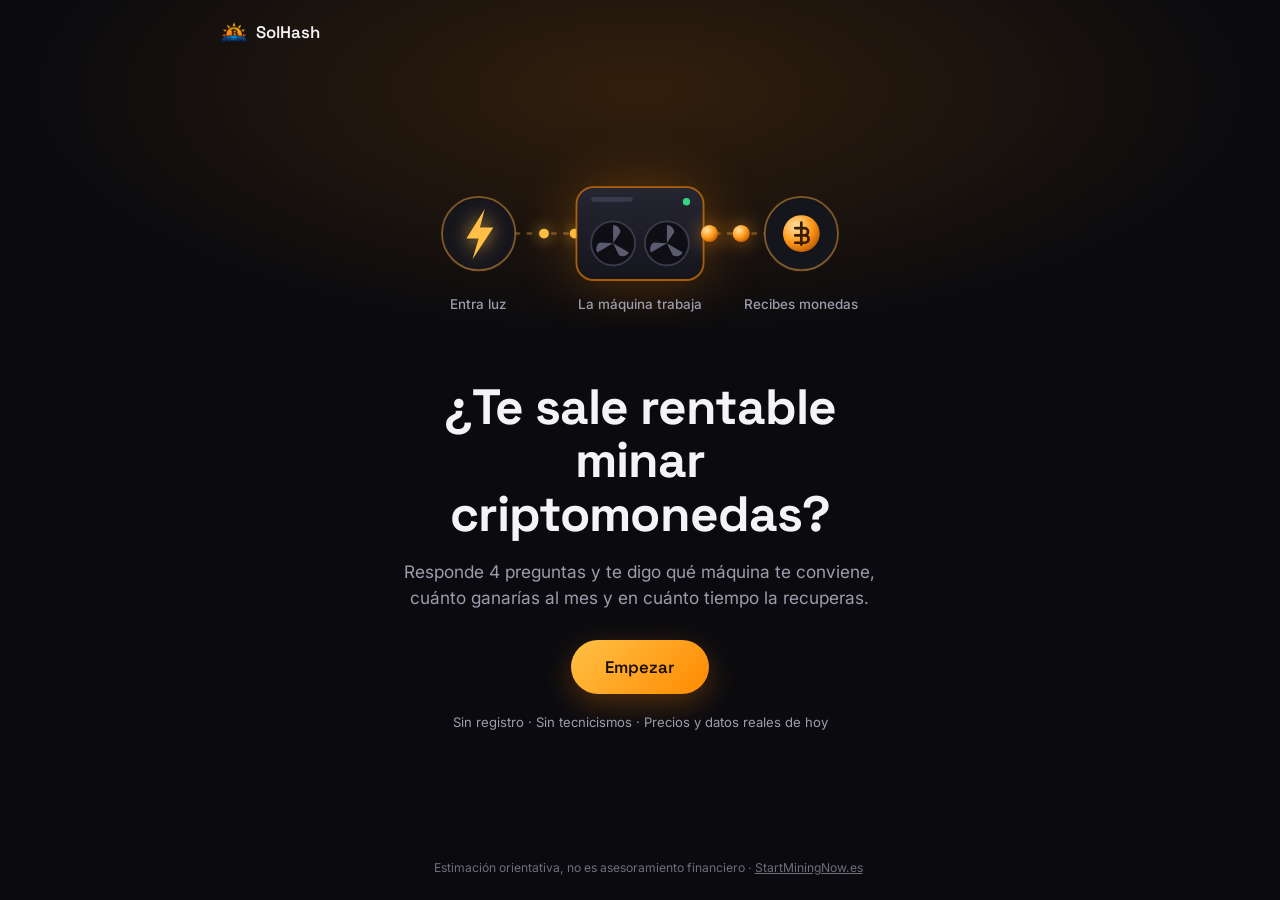
<file: rapida/index.html>
<!doctype html>
<html lang="es">
<head>
    <meta charset="utf-8">
    <meta name="viewport" content="width=device-width, initial-scale=1, viewport-fit=cover">
    <title>SolHash — ¿Te sale rentable minar?</title>
    <meta name="description" content="Responde 4 preguntas y descubre qué máquina de minería te conviene, cuánto ganarías al mes y en cuánto tiempo la recuperas.">
    <meta name="theme-color" content="#0b0b0f">
    <link rel="icon" type="image/png" href="../assets/mark-64.png">
    <link rel="apple-touch-icon" href="../assets/mark-180.png">
    <link rel="preconnect" href="https://fonts.googleapis.com">
    <link rel="preconnect" href="https://fonts.gstatic.com" crossorigin>
    <link href="https://fonts.googleapis.com/css2?family=Inter:wght@400;500;600&family=Space+Grotesk:wght@500;600;700&display=swap" rel="stylesheet">
    <link rel="stylesheet" href="simple.css">
</head>
<body>
    <div class="glow" aria-hidden="true"></div>

    <header class="top">
        <a class="brand" href="./" aria-label="SolHash, inicio">
            <img src="../assets/mark-64.png" alt="" width="28" height="28">
            <span>SolHash</span>
        </a>
        <div class="dots" id="dots" aria-hidden="true"><i></i><i></i><i></i><i></i></div>
        <button type="button" class="back" id="back" hidden>← Atrás</button>
    </header>

    <main id="stage">

        <!-- Inicio -->
        <section class="screen is-active" data-screen="intro">
            <!-- Portada animada: entra luz → la máquina trabaja → recibes monedas -->
            <div class="scene" aria-hidden="true">
                <svg id="scene-svg" viewBox="0 0 360 190">
                    <defs>
                        <radialGradient id="coinG" cx="35%" cy="30%" r="80%">
                            <stop offset="0" stop-color="#ffe2a3"/><stop offset=".55" stop-color="#ff9a1a"/><stop offset="1" stop-color="#b85300"/>
                        </radialGradient>
                        <linearGradient id="minerG" x1="0" y1="0" x2="0" y2="1">
                            <stop offset="0" stop-color="#262633"/><stop offset="1" stop-color="#15151c"/>
                        </linearGradient>
                        <path id="p-in" d="M78 88 H128"/>
                        <path id="p-out" d="M232 88 H284"/>
                    </defs>

                    <!-- cables -->
                    <path class="wire" d="M78 88 H128"/>
                    <path class="wire" d="M232 88 H284"/>

                    <!-- luz -->
                    <g class="node">
                        <circle cx="48" cy="88" r="30"/>
                        <path class="bolt" d="M53 68 38 92h10l-5 17 17-26H49z"/>
                    </g>
                    <circle class="spark" r="4"><animateMotion dur="1.1s" repeatCount="indefinite"><mpath href="#p-in"/></animateMotion></circle>
                    <circle class="spark" r="4"><animateMotion dur="1.1s" begin="0.55s" repeatCount="indefinite"><mpath href="#p-in"/></animateMotion></circle>

                    <!-- máquina -->
                    <g class="miner">
                        <rect x="128" y="50" width="104" height="76" rx="14" fill="url(#minerG)"/>
                        <circle class="led" cx="218" cy="62" r="3"/>
                        <rect x="140" y="58" width="34" height="4" rx="2" fill="#3a3a4c"/>
                        <g class="fan" style="transform-origin:158px 96px"><circle cx="158" cy="96" r="18"/><path d="M158 96v-15a6 6 0 0 1 6 6zM158 96l13 7.5a6 6 0 0 1-8.2 2.2zM158 96l-13 7.5a6 6 0 0 1 2.2-8.2z"/></g>
                        <g class="fan" style="transform-origin:202px 96px"><circle cx="202" cy="96" r="18"/><path d="M202 96v-15a6 6 0 0 1 6 6zM202 96l13 7.5a6 6 0 0 1-8.2 2.2zM202 96l-13 7.5a6 6 0 0 1 2.2-8.2z"/></g>
                    </g>

                    <!-- monedas saliendo -->
                    <circle class="coin" r="7" fill="url(#coinG)"><animateMotion dur="1.8s" repeatCount="indefinite"><mpath href="#p-out"/></animateMotion></circle>
                    <circle class="coin" r="7" fill="url(#coinG)"><animateMotion dur="1.8s" begin="0.9s" repeatCount="indefinite"><mpath href="#p-out"/></animateMotion></circle>

                    <!-- tus monedas -->
                    <g class="node wallet" id="scene-wallet" style="transform-origin:312px 88px">
                        <circle cx="312" cy="88" r="30"/>
                        <circle cx="312" cy="88" r="15" fill="url(#coinG)"/>
                        <path d="M312 79v18M307 83.5h7.5a3 3 0 0 1 0 6H307h8a3 3 0 0 1 0 6h-8" fill="none" stroke="#3a1c00" stroke-width="2.2" stroke-linecap="round" stroke-linejoin="round"/>
                    </g>

                    <text x="48" y="150">Entra luz</text>
                    <text x="180" y="150">La máquina trabaja</text>
                    <text x="312" y="150">Recibes monedas</text>
                    <text class="plus" id="scene-plus" x="312" y="44">+1</text>
                </svg>
            </div>
            <h1>¿Te sale rentable<br>minar criptomonedas?</h1>
            <p class="lead">Responde 4 preguntas y te digo qué máquina te conviene, cuánto ganarías al mes y en cuánto tiempo la recuperas.</p>
            <button type="button" class="btn-main" data-next>Empezar</button>
            <p class="fine">Sin registro · Sin tecnicismos · Precios y datos reales de hoy</p>
        </section>

        <!-- 1. Zona -->
        <section class="screen" data-screen="zona" data-step="1">
            <p class="kicker">Pregunta 1 de 4</p>
            <h2>¿Desde dónde vas a minar?</h2>
            <p class="hint">Así te enseño los números en tu moneda.</p>
            <div class="choices">
                <button type="button" class="choice" data-set="zona" data-val="eu">
                    <span class="ico">🇪🇸</span><span><b>España o Europa</b><small>Te lo calculo en euros (€)</small></span>
                </button>
                <button type="button" class="choice" data-set="zona" data-val="latam">
                    <span class="ico">🌎</span><span><b>Latinoamérica u otro país</b><small>Te lo calculo en dólares ($)</small></span>
                </button>
            </div>
        </section>

        <!-- 2. Luz -->
        <section class="screen" data-screen="luz" data-step="2">
            <p class="kicker">Pregunta 2 de 4</p>
            <h2>¿Pagas la luz?</h2>
            <p class="hint">Es lo que más influye: una máquina de minar gasta electricidad las 24 horas.</p>
            <div class="choices">
                <button type="button" class="choice" data-set="luz" data-val="gratis">
                    <span class="ico">🎁</span><span><b>No, me sale gratis</b><small>No pago la electricidad que gastaría</small></span>
                </button>
                <button type="button" class="choice" data-set="luz" data-val="se" data-stay>
                    <span class="ico">🧾</span><span><b>Sí, y sé lo que pago</b><small>Conozco mi precio por kWh</small></span>
                </button>
                <button type="button" class="choice" data-set="luz" data-val="nose">
                    <span class="ico">🤷</span><span><b>Sí, pero no sé cuánto</b><small>Uso un precio típico y luego lo afinamos</small></span>
                </button>
            </div>
            <div class="reveal" id="precio-box" hidden>
                <label for="precio-kwh">Tu precio por kWh <small>(viene en la factura de la luz)</small></label>
                <div class="field">
                    <input type="number" id="precio-kwh" inputmode="decimal" min="0" max="2" step="0.01" placeholder="0,15">
                    <span class="unit"><span class="cur">€</span>/kWh</span>
                </div>
                <button type="button" class="btn-main" id="precio-ok">Continuar</button>
            </div>
            <label class="check"><input type="checkbox" id="solar"><span>Tengo placas solares</span></label>
        </section>

        <!-- 3. Presupuesto -->
        <section class="screen" data-screen="dinero" data-step="3">
            <p class="kicker">Pregunta 3 de 4</p>
            <h2>¿Cuánto te gustaría invertir?</h2>
            <p class="hint">Es lo que cuesta la máquina. Se paga una sola vez.</p>
            <div class="chips" id="chips"></div>
            <div class="reveal">
                <label for="otro">O escribe otra cantidad</label>
                <div class="field">
                    <input type="number" id="otro" inputmode="numeric" min="100" step="100" placeholder="3000">
                    <span class="unit cur">€</span>
                </div>
                <button type="button" class="btn-main" id="otro-ok">Continuar</button>
            </div>
        </section>

        <!-- 4. Lugar -->
        <section class="screen" data-screen="lugar" data-step="4">
            <p class="kicker">Pregunta 4 de 4</p>
            <h2>¿Dónde la pondrías?</h2>
            <p class="hint">Las máquinas grandes hacen ruido y dan calor. Según el sitio te recomiendo unas u otras.</p>
            <div class="choices">
                <button type="button" class="choice" data-set="lugar" data-val="casa">
                    <span class="ico">🏠</span><span><b>En casa</b><small>Solo máquinas silenciosas, de enchufe normal</small></span>
                </button>
                <button type="button" class="choice" data-set="lugar" data-val="garaje">
                    <span class="ico">🚪</span><span><b>Garaje, trastero o local</b><small>Un sitio donde el ruido y el calor no molesten</small></span>
                </button>
                <button type="button" class="choice" data-set="lugar" data-val="nave">
                    <span class="ico">🏭</span><span><b>Nave o instalación propia</b><small>Espacio y potencia eléctrica para varias máquinas</small></span>
                </button>
            </div>
        </section>

        <!-- Resultado -->
        <section class="screen screen-wide" data-screen="resultado">
            <div id="resultado"></div>
        </section>
    </main>

    <footer class="foot">
        <span id="net-info"></span>
        <span>Estimación orientativa, no es asesoramiento financiero · <a href="https://www.startminingnow.es" target="_blank" rel="noopener">StartMiningNow.es</a></span>
    </footer>

    <script src="../js/machines-data.js"></script>
    <script src="../js/machine-mode.js"></script>
    <script src="simple.js"></script>
</body>
</html>
</file>
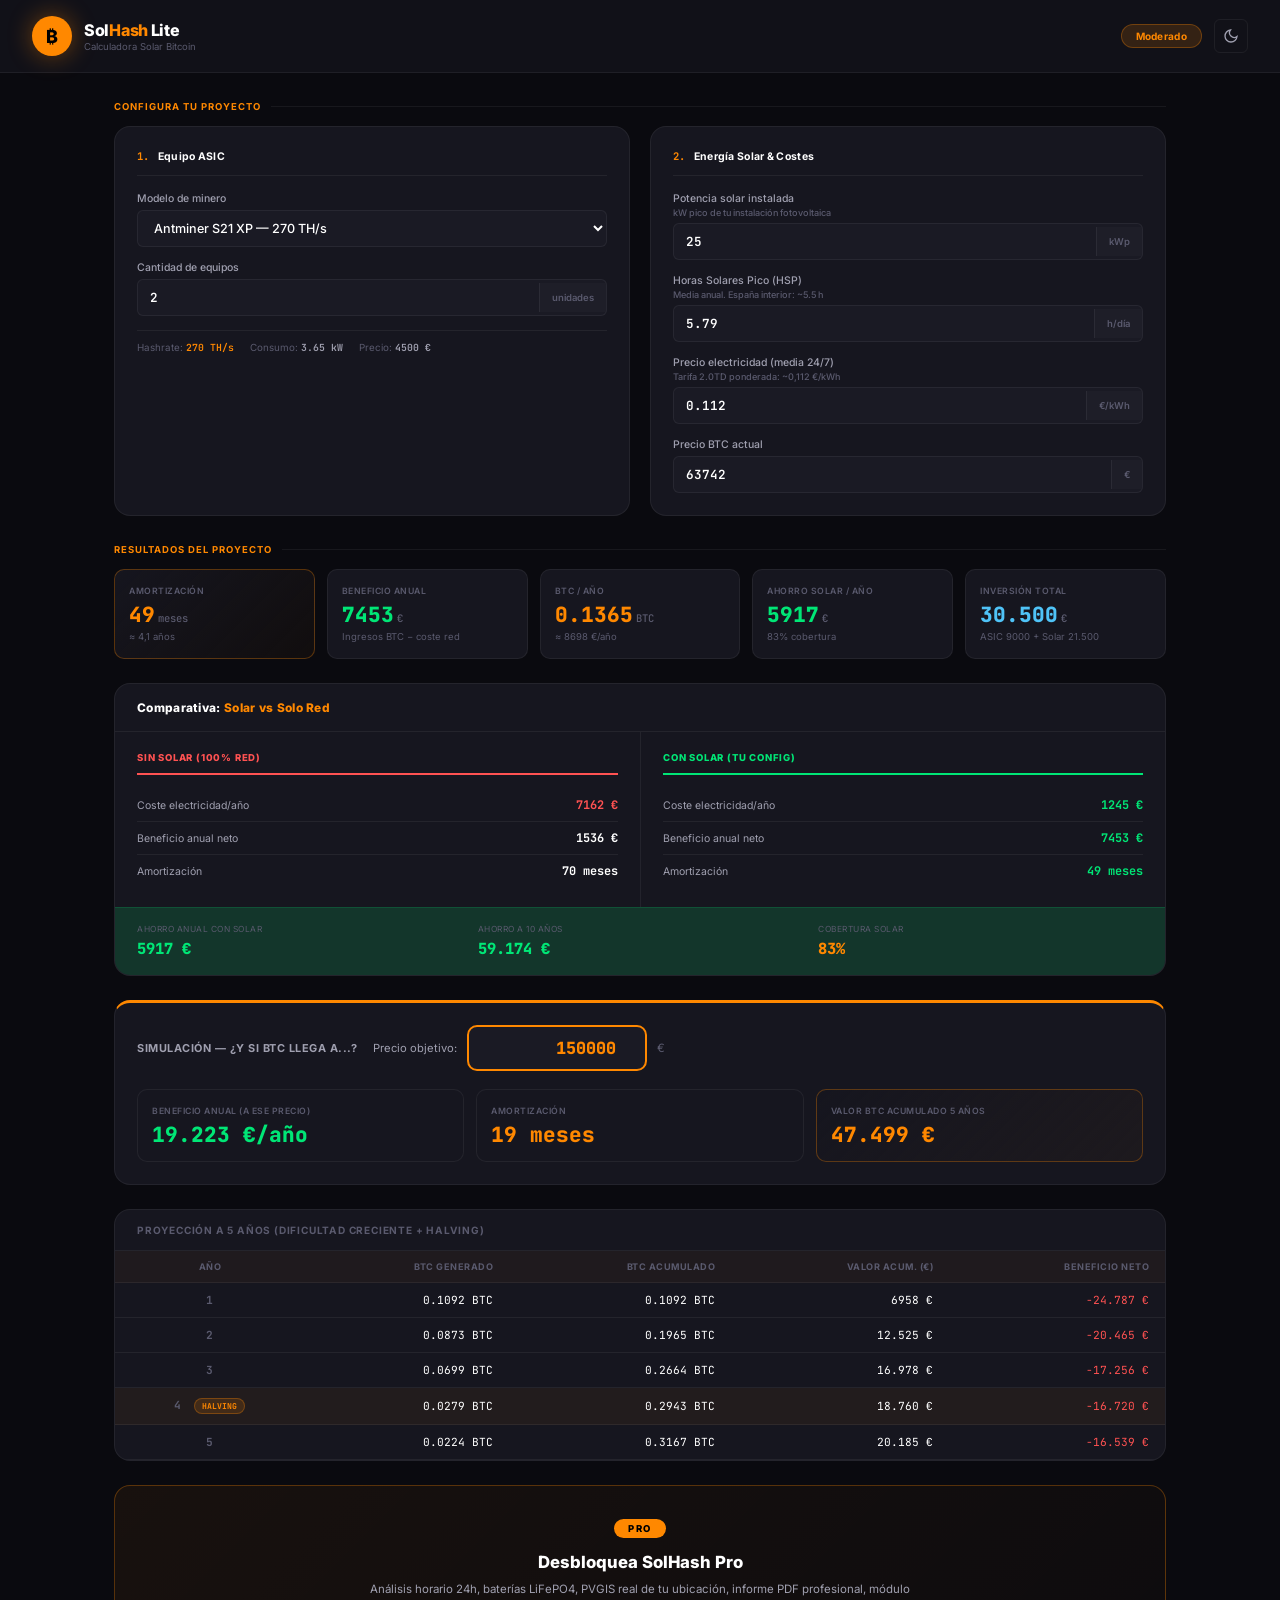
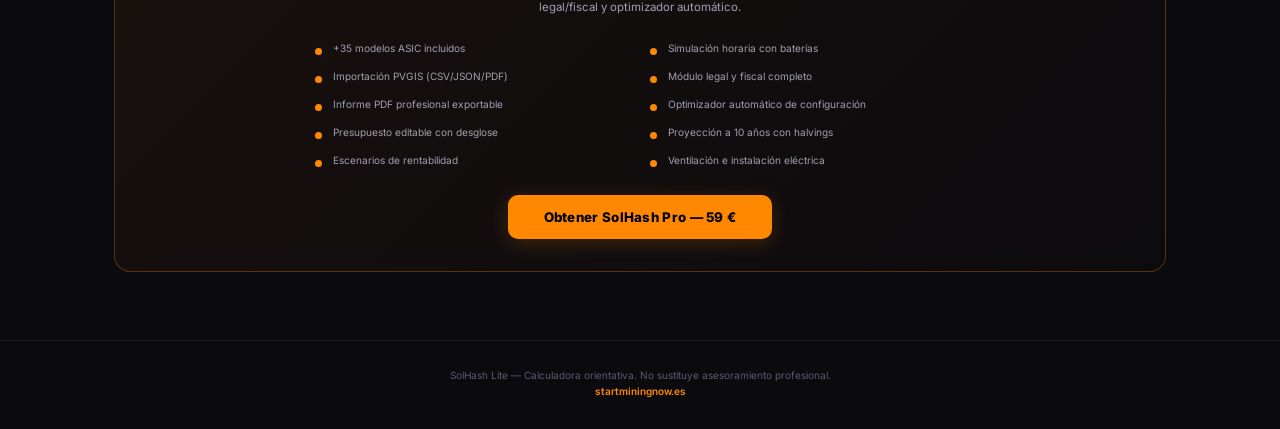
<file: clasica.html>
<!DOCTYPE html>
<html lang="es" data-theme="dark">
<head>
  <meta charset="UTF-8">
  <meta name="viewport" content="width=device-width, initial-scale=1.0">
  <title>SolHash Lite — Calculadora Solar Minería Bitcoin</title>
  <link rel="preconnect" href="https://fonts.googleapis.com">
  <link rel="preconnect" href="https://fonts.gstatic.com" crossorigin>
  <link href="https://fonts.googleapis.com/css2?family=Inter:wght@300;400;500;600;700;800;900&family=JetBrains+Mono:wght@400;500;600;700&display=swap" rel="stylesheet">
  <style>
    :root {
      --bg-primary: #0a0a0f;
      --bg-secondary: #111118;
      --bg-card: #16161f;
      --bg-card-hover: #1c1c28;
      --bg-input: #1a1a24;
      --border: rgba(255, 255, 255, 0.06);
      --border-hover: rgba(255, 255, 255, 0.12);
      --border-orange: rgba(255, 136, 0, 0.3);
      --text-primary: #ffffff;
      --text-secondary: #a0a0b0;
      --text-muted: #5a5a6e;
      --orange: #ff8800;
      --orange-bright: #ffaa00;
      --orange-glow: rgba(255, 136, 0, 0.15);
      --orange-glow-strong: rgba(255, 136, 0, 0.35);
      --green: #00e676;
      --green-dim: #00c853;
      --green-glow: rgba(0, 230, 118, 0.15);
      --blue: #4fc3f7;
      --blue-glow: rgba(79, 195, 247, 0.15);
      --red: #ff5252;
      --red-glow: rgba(255, 82, 82, 0.15);
      --glass: rgba(22, 22, 31, 0.7);
      --glass-border: rgba(255, 255, 255, 0.08);
      --shadow-sm: 0 2px 8px rgba(0, 0, 0, 0.3);
      --shadow-md: 0 4px 16px rgba(0, 0, 0, 0.4);
      --shadow-orange: 0 4px 20px rgba(255, 136, 0, 0.2);
      --radius-sm: 6px;
      --radius-md: 10px;
      --radius-lg: 16px;
      --font-main: 'Inter', -apple-system, BlinkMacSystemFont, sans-serif;
      --font-mono: 'JetBrains Mono', monospace;
    }

    [data-theme="light"] {
      --bg-primary: #f5f5f8;
      --bg-secondary: #ffffff;
      --bg-card: #ffffff;
      --bg-card-hover: #f9f9fc;
      --bg-input: #f0f0f5;
      --border: rgba(0, 0, 0, 0.08);
      --border-hover: rgba(0, 0, 0, 0.15);
      --text-primary: #1a1a2e;
      --text-secondary: #555566;
      --text-muted: #999aaa;
      --glass: rgba(255, 255, 255, 0.8);
      --glass-border: rgba(0, 0, 0, 0.06);
      --shadow-sm: 0 2px 8px rgba(0, 0, 0, 0.06);
      --shadow-md: 0 4px 16px rgba(0, 0, 0, 0.08);
      --shadow-orange: 0 4px 20px rgba(255, 136, 0, 0.12);
    }

    *, *::before, *::after { box-sizing: border-box; margin: 0; padding: 0; }
    html { font-size: 14px; scroll-behavior: smooth; }
    body {
      font-family: var(--font-main);
      background: var(--bg-primary);
      color: var(--text-primary);
      -webkit-font-smoothing: antialiased;
      min-height: 100vh;
    }
    ::selection { background: var(--orange); color: #000; }
    ::-webkit-scrollbar { width: 6px; }
    ::-webkit-scrollbar-track { background: transparent; }
    ::-webkit-scrollbar-thumb { background: rgba(255,255,255,0.1); border-radius: 3px; }

    /* HEADER */
    header {
      background: var(--bg-secondary);
      border-bottom: 1px solid var(--border);
      padding: 16px 32px;
      display: flex; align-items: center; gap: 16px;
      position: sticky; top: 0; z-index: 100;
      backdrop-filter: blur(20px);
    }
    .logo-wrap { display: flex; align-items: center; gap: 12px; }
    .logo-icon {
      width: 40px; height: 40px; background: var(--orange);
      border-radius: 50%; display: flex; align-items: center; justify-content: center;
      font-size: 18px; font-weight: 800; color: #000;
      box-shadow: 0 0 24px rgba(255,136,0,0.4);
    }
    .logo-text { font-size: 1.15rem; font-weight: 800; letter-spacing: -0.3px; }
    .logo-text span { color: var(--orange); }
    .logo-sub { font-size: 0.68rem; color: var(--text-muted); margin-top: 1px; }
    .header-right { margin-left: auto; display: flex; align-items: center; gap: 12px; }
    .badge-status {
      padding: 5px 14px; border-radius: 20px;
      font-size: 0.72rem; font-weight: 700; letter-spacing: 0.3px;
      border: 1px solid;
    }
    .badge-status.rentable { background: var(--green-glow); color: var(--green); border-color: rgba(0,230,118,0.3); }
    .badge-status.moderado { background: var(--orange-glow); color: var(--orange); border-color: rgba(255,136,0,0.3); }
    .badge-status.no-rentable { background: var(--red-glow); color: var(--red); border-color: rgba(255,82,82,0.3); }
    .btn-theme {
      width: 34px; height: 34px; border-radius: var(--radius-sm);
      border: 1px solid var(--border); background: transparent;
      color: var(--text-secondary); cursor: pointer;
      display: flex; align-items: center; justify-content: center;
      font-size: 1rem; transition: all 0.15s;
    }
    .btn-theme:hover { border-color: var(--orange); color: var(--orange); }

    /* MAIN */
    main { max-width: 1100px; margin: 0 auto; padding: 28px 24px; }

    .section-label {
      font-size: 0.68rem; font-weight: 700; letter-spacing: 1px;
      text-transform: uppercase; color: var(--orange);
      margin-bottom: 14px; display: flex; align-items: center; gap: 10px;
    }
    .section-label::after { content:''; flex:1; height:1px; background: var(--border); }

    /* INPUTS GRID */
    .inputs-grid {
      display: grid; grid-template-columns: 1fr 1fr;
      gap: 20px; margin-bottom: 28px;
    }
    @media (max-width: 768px) { .inputs-grid { grid-template-columns: 1fr; } }

    .input-card {
      background: var(--bg-card); border: 1px solid var(--border);
      border-radius: var(--radius-lg); padding: 22px;
      transition: border-color 0.2s;
    }
    .input-card:hover { border-color: var(--border-hover); }
    .input-card h3 {
      font-size: 0.75rem; font-weight: 700; letter-spacing: 0.3px;
      color: var(--text-primary); margin-bottom: 16px; padding-bottom: 12px;
      border-bottom: 1px solid var(--border);
      display: flex; align-items: center; gap: 8px;
    }
    .input-card h3 .num { color: var(--orange); font-family: var(--font-mono); }

    .field { margin-bottom: 14px; }
    .field:last-child { margin-bottom: 0; }
    .field label { display: block; font-size: 0.75rem; color: var(--text-secondary); margin-bottom: 5px; font-weight: 500; }
    .field .hint { font-size: 0.65rem; color: var(--text-muted); display: block; margin-top: 2px; }

    .input-wrap {
      display: flex; align-items: center;
      background: var(--bg-input); border: 1px solid var(--border);
      border-radius: var(--radius-sm); overflow: hidden; transition: all 0.15s;
    }
    .input-wrap:focus-within { border-color: var(--orange); box-shadow: 0 0 0 2px rgba(255,136,0,0.12); }
    .input-wrap input, .input-wrap select {
      background: transparent; border: none; color: var(--text-primary);
      font-size: 0.9rem; font-weight: 600; font-family: var(--font-mono);
      padding: 9px 12px; flex: 1; min-width: 0; outline: none;
    }
    .input-wrap select { font-family: var(--font-main); font-weight: 500; cursor: pointer; }
    .input-wrap .unit {
      padding: 9px 12px; font-size: 0.68rem; color: var(--text-muted);
      background: rgba(255,255,255,0.02); border-left: 1px solid var(--border);
      font-weight: 600; white-space: nowrap;
    }

    .specs-row {
      display: flex; gap: 16px; margin-top: 10px; padding-top: 10px;
      border-top: 1px solid var(--border); flex-wrap: wrap;
    }
    .specs-row span { font-size: 0.7rem; color: var(--text-muted); }
    .specs-row strong { color: var(--text-secondary); font-family: var(--font-mono); font-weight: 600; }
    .specs-row strong.orange { color: var(--orange); }

    /* RESULTS GRID */
    .results-grid {
      display: grid; grid-template-columns: repeat(5, 1fr);
      gap: 12px; margin-bottom: 24px;
    }
    @media (max-width: 900px) { .results-grid { grid-template-columns: repeat(3, 1fr); } }
    @media (max-width: 600px) { .results-grid { grid-template-columns: repeat(2, 1fr); } }

    .kpi-card {
      background: var(--bg-card); border: 1px solid var(--border);
      border-radius: var(--radius-md); padding: 16px 14px;
      transition: border-color 0.15s;
    }
    .kpi-card:hover { border-color: var(--border-hover); }
    .kpi-card.highlight { border-color: var(--border-orange); background: linear-gradient(135deg, var(--bg-card), rgba(255,136,0,0.03)); }
    .kpi-label {
      font-size: 0.62rem; color: var(--text-muted); text-transform: uppercase;
      letter-spacing: 0.5px; margin-bottom: 8px; font-weight: 600;
    }
    .kpi-value { font-family: var(--font-mono); font-size: 1.5rem; font-weight: 800; line-height: 1; }
    .kpi-unit { font-size: 0.75rem; color: var(--text-muted); margin-left: 3px; font-weight: 500; }
    .kpi-sub { font-size: 0.68rem; color: var(--text-muted); margin-top: 6px; }

    /* COMPARE SECTION */
    .compare-section {
      background: var(--bg-card); border: 1px solid var(--border);
      border-radius: var(--radius-lg); overflow: hidden; margin-bottom: 24px;
    }
    .compare-header {
      padding: 16px 22px; border-bottom: 1px solid var(--border);
      display: flex; align-items: center; justify-content: space-between;
    }
    .compare-header h2 { font-size: 0.85rem; font-weight: 800; letter-spacing: 0.3px; }
    .compare-header h2 span { color: var(--orange); }
    .compare-cols { display: grid; grid-template-columns: 1fr 1fr; }
    @media (max-width: 640px) { .compare-cols { grid-template-columns: 1fr; } }
    .compare-col { padding: 20px 22px; }
    .compare-col + .compare-col { border-left: 1px solid var(--border); }
    @media (max-width: 640px) { .compare-col + .compare-col { border-left: none; border-top: 1px solid var(--border); } }
    .col-title {
      font-size: 0.68rem; font-weight: 800; text-transform: uppercase;
      letter-spacing: 0.8px; margin-bottom: 14px; padding-bottom: 10px;
      border-bottom: 2px solid;
    }
    .col-title.t-red { color: var(--red); border-color: var(--red); }
    .col-title.t-green { color: var(--green); border-color: var(--green); }
    .cmp-row {
      display: flex; justify-content: space-between; align-items: baseline;
      padding: 8px 0; border-bottom: 1px solid var(--border);
    }
    .cmp-row:last-child { border-bottom: none; }
    .cmp-label { font-size: 0.75rem; color: var(--text-secondary); }
    .cmp-val { font-family: var(--font-mono); font-size: 0.85rem; font-weight: 700; }
    .cmp-val.green { color: var(--green); }
    .cmp-val.red { color: var(--red); }
    .cmp-val.orange { color: var(--orange); }

    .compare-footer {
      background: var(--green-glow); border-top: 1px solid rgba(0,230,118,0.15);
      padding: 16px 22px;
      display: grid; grid-template-columns: repeat(3, 1fr); gap: 16px;
    }
    @media (max-width: 600px) { .compare-footer { grid-template-columns: 1fr; } }
    .save-item .save-label { font-size: 0.6rem; color: var(--text-muted); text-transform: uppercase; letter-spacing: 0.5px; margin-bottom: 4px; }
    .save-item .save-val { font-family: var(--font-mono); font-size: 1.1rem; font-weight: 800; }
    .save-item .save-val.green { color: var(--green); }
    .save-item .save-val.orange { color: var(--orange); }

    /* SIMULATION */
    .sim-section {
      background: var(--bg-card); border: 1px solid var(--border);
      border-top: 3px solid var(--orange);
      border-radius: var(--radius-lg); padding: 22px; margin-bottom: 24px;
    }
    .sim-header {
      display: flex; align-items: center; gap: 16px; margin-bottom: 18px; flex-wrap: wrap;
    }
    .sim-header h3 { font-size: 0.78rem; font-weight: 700; text-transform: uppercase; letter-spacing: 0.5px; color: var(--text-secondary); }
    .sim-input-wrap { display: flex; align-items: center; gap: 10px; }
    .sim-input-wrap label { font-size: 0.8rem; color: var(--text-secondary); }
    .sim-big-input {
      background: var(--bg-input); border: 2px solid var(--orange);
      border-radius: var(--radius-md); color: var(--orange);
      font-family: var(--font-mono); font-size: 1.2rem; font-weight: 800;
      padding: 10px 14px; width: 180px; outline: none; text-align: right;
    }
    .sim-big-input:focus { box-shadow: 0 0 0 3px rgba(255,136,0,0.2); }
    .sim-results {
      display: grid; grid-template-columns: repeat(3, 1fr); gap: 12px;
    }
    @media (max-width: 640px) { .sim-results { grid-template-columns: 1fr; } }

    /* TABLE */
    .table-section {
      background: var(--bg-card); border: 1px solid var(--border);
      border-radius: var(--radius-lg); overflow: hidden; margin-bottom: 24px;
    }
    .table-header {
      padding: 14px 22px; border-bottom: 1px solid var(--border);
      font-size: 0.72rem; font-weight: 700; text-transform: uppercase;
      letter-spacing: 0.8px; color: var(--text-muted);
    }
    .table-scroll { overflow-x: auto; }
    table { width: 100%; border-collapse: collapse; }
    thead tr { background: rgba(255,136,0,0.04); }
    thead th {
      padding: 10px 16px; text-align: right; font-weight: 700;
      font-size: 0.65rem; text-transform: uppercase; letter-spacing: 0.5px;
      color: var(--text-muted); border-bottom: 1px solid var(--border);
    }
    thead th:first-child { text-align: center; }
    tbody tr { border-bottom: 1px solid var(--border); transition: background 0.1s; }
    tbody tr:hover { background: var(--bg-card-hover); }
    tbody tr.halving-row { background: rgba(255,136,0,0.05) !important; }
    tbody td {
      padding: 10px 16px; text-align: right;
      font-family: var(--font-mono); font-size: 0.8rem;
    }
    tbody td:first-child { text-align: center; color: var(--text-muted); font-weight: 700; }
    .pos { color: var(--green); font-weight: 700; }
    .neg { color: var(--red); }
    .halving-badge {
      display: inline-block; background: var(--orange-glow); color: var(--orange);
      border: 1px solid rgba(255,136,0,0.3); border-radius: 10px;
      font-size: 0.58rem; font-weight: 700; padding: 2px 7px; margin-left: 6px;
    }

    /* PRO UPSELL */
    .pro-section {
      background: linear-gradient(135deg, rgba(255,136,0,0.06) 0%, rgba(255,136,0,0.01) 100%);
      border: 1px solid var(--border-orange);
      border-radius: var(--radius-lg); padding: 32px; margin-bottom: 24px;
      text-align: center;
    }
    .pro-badge {
      display: inline-block; background: var(--orange); color: #000;
      font-size: 0.68rem; font-weight: 800; padding: 4px 14px;
      border-radius: 20px; margin-bottom: 14px; letter-spacing: 1.5px;
    }
    .pro-section h3 { font-size: 1.2rem; font-weight: 800; margin-bottom: 8px; }
    .pro-section > p { font-size: 0.82rem; color: var(--text-secondary); max-width: 550px; margin: 0 auto 20px; line-height: 1.6; }
    .pro-features {
      list-style: none; display: grid;
      grid-template-columns: repeat(auto-fill, minmax(220px, 1fr));
      gap: 6px 20px; text-align: left; margin: 0 auto 24px;
      max-width: 650px;
    }
    .pro-features li {
      font-size: 0.72rem; color: var(--text-secondary); padding: 5px 0 5px 18px;
      position: relative;
    }
    .pro-features li::before {
      content: ''; position: absolute; left: 0; top: 11px;
      width: 7px; height: 7px; border-radius: 50%; background: var(--orange);
    }
    .btn-pro {
      display: inline-block; background: var(--orange); color: #000;
      font-weight: 800; font-size: 0.95rem; padding: 14px 36px;
      border-radius: var(--radius-md); border: none; cursor: pointer;
      text-decoration: none; transition: all 0.15s;
      box-shadow: var(--shadow-orange); letter-spacing: 0.3px;
    }
    .btn-pro:hover { background: var(--orange-bright); transform: translateY(-2px); box-shadow: 0 8px 30px rgba(255,136,0,0.3); }

    /* FOOTER */
    footer {
      text-align: center; padding: 28px; color: var(--text-muted);
      border-top: 1px solid var(--border); margin-top: 16px;
    }
    footer p { font-size: 0.72rem; margin-bottom: 4px; }
    footer a { color: var(--orange); text-decoration: none; font-weight: 600; }
    footer a:hover { text-decoration: underline; }

    @media (max-width: 600px) {
      header { padding: 12px 16px; }
      main { padding: 20px 14px; }
      .results-grid { grid-template-columns: 1fr 1fr; }
      .sim-results { grid-template-columns: 1fr; }
      .compare-footer { grid-template-columns: 1fr; }
    }
  </style>
</head>
<body>

<header>
  <div class="logo-wrap">
    <div class="logo-icon">&#8383;</div>
    <div>
      <div class="logo-text">Sol<span>Hash</span> Lite</div>
      <div class="logo-sub">Calculadora Solar Bitcoin</div>
    </div>
  </div>
  <div class="header-right">
    <span class="badge-status rentable" id="statusBadge">Rentable</span>
    <button class="btn-theme" id="themeBtn" onclick="toggleTheme()" title="Cambiar tema">
      <svg width="16" height="16" viewBox="0 0 24 24" fill="none" stroke="currentColor" stroke-width="2"><path d="M21 12.79A9 9 0 1 1 11.21 3 7 7 0 0 0 21 12.79z"/></svg>
    </button>
  </div>
</header>

<main>

  <p class="section-label">Configura tu proyecto</p>
  <div class="inputs-grid">

    <div class="input-card">
      <h3><span class="num">1.</span> Equipo ASIC</h3>
      <div class="field">
        <label>Modelo de minero</label>
        <div class="input-wrap">
          <select id="minerSelect">
            <optgroup label="Alta gama (2025-2026)">
              <option value="s21xp" selected>Antminer S21 XP — 270 TH/s</option>
              <option value="m66s">Whatsminer M66S — 298 TH/s</option>
              <option value="s21pro">Antminer S21 Pro — 234 TH/s</option>
              <option value="s21">Antminer S21 — 200 TH/s</option>
              <option value="t21">Antminer T21 — 190 TH/s</option>
            </optgroup>
            <optgroup label="Gama media">
              <option value="m60s">Whatsminer M60S — 186 TH/s</option>
              <option value="a1566">Avalon A1566 — 185 TH/s</option>
              <option value="a1466">Avalon A1466 — 150 TH/s</option>
              <option value="s19xp">Antminer S19 XP — 140 TH/s</option>
              <option value="m50splus">Whatsminer M50S+ — 126 TH/s</option>
              <option value="s19kpro">Antminer S19k Pro — 120 TH/s</option>
            </optgroup>
            <optgroup label="Gama econ&oacute;mica">
              <option value="m30spp">Whatsminer M30S++ — 112 TH/s</option>
              <option value="s19pro">Antminer S19 Pro — 110 TH/s</option>
              <option value="s19">Antminer S19 — 95 TH/s</option>
              <option value="t19">Antminer T19 — 84 TH/s</option>
            </optgroup>
          </select>
        </div>
      </div>
      <div class="field">
        <label>Cantidad de equipos</label>
        <div class="input-wrap">
          <input type="number" id="minerQty" value="2" min="1" max="100" step="1">
          <span class="unit">unidades</span>
        </div>
      </div>
      <div class="specs-row">
        <span>Hashrate: <strong class="orange" id="specHash">270 TH/s</strong></span>
        <span>Consumo: <strong id="specPower">3.65 kW</strong></span>
        <span>Precio: <strong id="specPrice">4.500 &euro;</strong></span>
      </div>
    </div>

    <div class="input-card">
      <h3><span class="num">2.</span> Energ&iacute;a Solar &amp; Costes</h3>
      <div class="field">
        <label>Potencia solar instalada
          <span class="hint">kW pico de tu instalaci&oacute;n fotovoltaica</span>
        </label>
        <div class="input-wrap">
          <input type="number" id="solarKwp" value="25" min="0" max="500" step="1">
          <span class="unit">kWp</span>
        </div>
      </div>
      <div class="field">
        <label>Horas Solares Pico (HSP)
          <span class="hint">Media anual. Espa&ntilde;a interior: ~5.5 h</span>
        </label>
        <div class="input-wrap">
          <input type="number" id="hsp" value="5.79" min="1" max="10" step="0.01">
          <span class="unit">h/d&iacute;a</span>
        </div>
      </div>
      <div class="field">
        <label>Precio electricidad (media 24/7)
          <span class="hint">Tarifa 2.0TD ponderada: ~0,112 &euro;/kWh</span>
        </label>
        <div class="input-wrap">
          <input type="number" id="electricityPrice" value="0.112" min="0" max="1" step="0.001">
          <span class="unit">&euro;/kWh</span>
        </div>
      </div>
      <div class="field">
        <label>Precio BTC actual</label>
        <div class="input-wrap">
          <input type="number" id="btcPrice" value="63742" min="1000" step="100">
          <span class="unit">&euro;</span>
        </div>
      </div>
    </div>

  </div>

  <!-- RESULTS -->
  <p class="section-label">Resultados del proyecto</p>
  <div class="results-grid">
    <div class="kpi-card highlight">
      <div class="kpi-label">Amortizaci&oacute;n</div>
      <div class="kpi-value" style="color:var(--orange)"><span id="r-roi">--</span><span class="kpi-unit">meses</span></div>
      <div class="kpi-sub" id="r-roi-sub"></div>
    </div>
    <div class="kpi-card">
      <div class="kpi-label">Beneficio anual</div>
      <div class="kpi-value" id="r-profit-wrap"><span id="r-profit">--</span><span class="kpi-unit">&euro;</span></div>
      <div class="kpi-sub" id="r-profit-sub"></div>
    </div>
    <div class="kpi-card">
      <div class="kpi-label">BTC / a&ntilde;o</div>
      <div class="kpi-value" style="color:var(--orange)"><span id="r-btc">--</span><span class="kpi-unit">BTC</span></div>
      <div class="kpi-sub" id="r-btc-sub"></div>
    </div>
    <div class="kpi-card">
      <div class="kpi-label">Ahorro solar / a&ntilde;o</div>
      <div class="kpi-value" style="color:var(--green)"><span id="r-savings">--</span><span class="kpi-unit">&euro;</span></div>
      <div class="kpi-sub" id="r-savings-sub"></div>
    </div>
    <div class="kpi-card">
      <div class="kpi-label">Inversi&oacute;n total</div>
      <div class="kpi-value" style="color:var(--blue)"><span id="r-invest">--</span><span class="kpi-unit">&euro;</span></div>
      <div class="kpi-sub" id="r-invest-sub"></div>
    </div>
  </div>

  <!-- COMPARE -->
  <div class="compare-section">
    <div class="compare-header">
      <h2>Comparativa: <span>Solar vs Solo Red</span></h2>
    </div>
    <div class="compare-cols">
      <div class="compare-col">
        <div class="col-title t-red">Sin solar (100% red)</div>
        <div class="cmp-row"><span class="cmp-label">Coste electricidad/a&ntilde;o</span><span class="cmp-val red" id="cmp-grid-cost">--</span></div>
        <div class="cmp-row"><span class="cmp-label">Beneficio anual neto</span><span class="cmp-val" id="cmp-grid-profit">--</span></div>
        <div class="cmp-row"><span class="cmp-label">Amortizaci&oacute;n</span><span class="cmp-val" id="cmp-grid-roi">--</span></div>
      </div>
      <div class="compare-col">
        <div class="col-title t-green">Con solar (tu config)</div>
        <div class="cmp-row"><span class="cmp-label">Coste electricidad/a&ntilde;o</span><span class="cmp-val green" id="cmp-solar-cost">--</span></div>
        <div class="cmp-row"><span class="cmp-label">Beneficio anual neto</span><span class="cmp-val green" id="cmp-solar-profit">--</span></div>
        <div class="cmp-row"><span class="cmp-label">Amortizaci&oacute;n</span><span class="cmp-val green" id="cmp-solar-roi">--</span></div>
      </div>
    </div>
    <div class="compare-footer">
      <div class="save-item"><div class="save-label">Ahorro anual con solar</div><div class="save-val green" id="cmp-save-year">--</div></div>
      <div class="save-item"><div class="save-label">Ahorro a 10 a&ntilde;os</div><div class="save-val green" id="cmp-save-10y">--</div></div>
      <div class="save-item"><div class="save-label">Cobertura solar</div><div class="save-val orange" id="cmp-coverage">--</div></div>
    </div>
  </div>

  <!-- SIMULATION -->
  <div class="sim-section">
    <div class="sim-header">
      <h3>Simulaci&oacute;n &mdash; &iquest;Y si BTC llega a...?</h3>
      <div class="sim-input-wrap">
        <label>Precio objetivo:</label>
        <input type="number" class="sim-big-input" id="simPrice" value="150000" min="10000" step="5000">
        <span style="color:var(--text-muted); font-size:0.82rem;">&euro;</span>
      </div>
    </div>
    <div class="sim-results">
      <div class="kpi-card">
        <div class="kpi-label">Beneficio anual (a ese precio)</div>
        <div class="kpi-value" style="color:var(--green)"><span id="sim-profit">--</span></div>
      </div>
      <div class="kpi-card">
        <div class="kpi-label">Amortizaci&oacute;n</div>
        <div class="kpi-value" style="color:var(--orange)"><span id="sim-roi">--</span></div>
      </div>
      <div class="kpi-card highlight">
        <div class="kpi-label">Valor BTC acumulado 5 a&ntilde;os</div>
        <div class="kpi-value" style="color:var(--orange)"><span id="sim-5y">--</span></div>
      </div>
    </div>
  </div>

  <!-- TABLE -->
  <div class="table-section">
    <div class="table-header">Proyecci&oacute;n a 5 a&ntilde;os (dificultad creciente + halving)</div>
    <div class="table-scroll">
      <table>
        <thead><tr><th>A&ntilde;o</th><th>BTC generado</th><th>BTC acumulado</th><th>Valor acum. (&euro;)</th><th>Beneficio neto</th></tr></thead>
        <tbody id="projTable"></tbody>
      </table>
    </div>
  </div>

  <!-- PRO UPSELL -->
  <div class="pro-section">
    <span class="pro-badge">PRO</span>
    <h3>Desbloquea SolHash Pro</h3>
    <p>An&aacute;lisis horario 24h, bater&iacute;as LiFePO4, PVGIS real de tu ubicaci&oacute;n, informe PDF profesional, m&oacute;dulo legal/fiscal y optimizador autom&aacute;tico.</p>
    <ul class="pro-features">
      <li>+35 modelos ASIC incluidos</li>
      <li>Simulaci&oacute;n horaria con bater&iacute;as</li>
      <li>Importaci&oacute;n PVGIS (CSV/JSON/PDF)</li>
      <li>M&oacute;dulo legal y fiscal completo</li>
      <li>Informe PDF profesional exportable</li>
      <li>Optimizador autom&aacute;tico de configuraci&oacute;n</li>
      <li>Presupuesto editable con desglose</li>
      <li>Proyecci&oacute;n a 10 a&ntilde;os con halvings</li>
      <li>Escenarios de rentabilidad</li>
      <li>Ventilaci&oacute;n e instalaci&oacute;n el&eacute;ctrica</li>
    </ul>
    <a href="https://www.startminingnow.es/solhash" class="btn-pro">Obtener SolHash Pro &mdash; 59 &euro;</a>
  </div>

</main>

<footer>
  <p>SolHash Lite &mdash; Calculadora orientativa. No sustituye asesoramiento profesional.</p>
  <p><a href="https://www.startminingnow.es" target="_blank" rel="noopener">startminingnow.es</a></p>
</footer>

<script>
(function() {
  'use strict';

  var MINERS = {
    s21xp:{name:'Antminer S21 XP',hashrate:270,powerKW:3.65,price:4500},
    m66s:{name:'Whatsminer M66S',hashrate:298,powerKW:3.57,price:5200},
    s21pro:{name:'Antminer S21 Pro',hashrate:234,powerKW:3.53,price:3800},
    s21:{name:'Antminer S21',hashrate:200,powerKW:3.55,price:3200},
    t21:{name:'Antminer T21',hashrate:190,powerKW:3.61,price:2600},
    m60s:{name:'Whatsminer M60S',hashrate:186,powerKW:3.44,price:2800},
    a1566:{name:'Avalon A1566',hashrate:185,powerKW:3.40,price:2700},
    a1466:{name:'Avalon A1466',hashrate:150,powerKW:3.15,price:2100},
    s19xp:{name:'Antminer S19 XP',hashrate:140,powerKW:3.01,price:1800},
    m50splus:{name:'Whatsminer M50S+',hashrate:126,powerKW:2.79,price:1800},
    s19kpro:{name:'Antminer S19k Pro',hashrate:120,powerKW:2.76,price:1400},
    m30spp:{name:'Whatsminer M30S++',hashrate:112,powerKW:3.47,price:1000},
    s19pro:{name:'Antminer S19 Pro',hashrate:110,powerKW:3.25,price:1500},
    s19:{name:'Antminer S19',hashrate:95,powerKW:3.25,price:900},
    t19:{name:'Antminer T19',hashrate:84,powerKW:3.15,price:700}
  };

  var NETWORK_HASHRATE_EH = 650;
  var BLOCK_REWARD = 3.125;
  var BLOCKS_PER_DAY = 144;
  var DIFFICULTY_GROWTH_YEAR = 0.25;
  var HALVING_INTERVAL_YEARS = 4;
  var SOLAR_COST_PER_KWP = 860;

  function getInputs() {
    var key = document.getElementById('minerSelect').value;
    return {
      miner: MINERS[key], key: key,
      qty: parseInt(document.getElementById('minerQty').value) || 1,
      solarKWp: parseFloat(document.getElementById('solarKwp').value) || 0,
      hsp: parseFloat(document.getElementById('hsp').value) || 5.79,
      elecPrice: parseFloat(document.getElementById('electricityPrice').value) || 0.112,
      btcPrice: parseFloat(document.getElementById('btcPrice').value) || 63742
    };
  }

  function calculate(inp) {
    var m = inp.miner, qty = inp.qty;
    var totalPowerKW = m.powerKW * qty;
    var consumptionDayKWh = totalPowerKW * 24;
    var consumptionYearKWh = consumptionDayKWh * 365;
    var solarDayKWh = inp.solarKWp * inp.hsp;
    var solarCoverage = consumptionDayKWh > 0 ? Math.min(solarDayKWh / consumptionDayKWh, 1) : 0;
    var gridDayKWh = consumptionDayKWh * (1 - solarCoverage);
    var gridYearKWh = gridDayKWh * 365;
    var gridCostYear = gridYearKWh * inp.elecPrice;
    var fullGridCostYear = consumptionYearKWh * inp.elecPrice;
    var energySavings = fullGridCostYear - gridCostYear;

    var totalHashTH = m.hashrate * qty;
    var dailyBTC = (totalHashTH * 1e12) / (NETWORK_HASHRATE_EH * 1e18) * BLOCK_REWARD * BLOCKS_PER_DAY;
    var yearlyBTC = dailyBTC * 365;
    var yearlyBTCeur = yearlyBTC * inp.btcPrice;
    var yearlyProfit = yearlyBTCeur - gridCostYear;

    var minersCost = m.price * qty;
    var solarCost = inp.solarKWp * SOLAR_COST_PER_KWP;
    var totalInvestment = minersCost + solarCost;
    var roiMonths = yearlyProfit > 0 ? (totalInvestment / yearlyProfit) * 12 : 999;

    var projection = [], accBTC = 0, currentReward = BLOCK_REWARD, currentDifficulty = 1;
    for (var y = 1; y <= 5; y++) {
      if (y % HALVING_INTERVAL_YEARS === 0) currentReward /= 2;
      currentDifficulty *= (1 + DIFFICULTY_GROWTH_YEAR);
      var adjBTC = (yearlyBTC / currentDifficulty) * (currentReward / BLOCK_REWARD);
      accBTC += adjBTC;
      var valEur = accBTC * inp.btcPrice;
      var totalCosts = totalInvestment + gridCostYear * y;
      projection.push({year:y, btc:adjBTC, accBTC:accBTC, valEur:valEur, net:valEur-totalCosts, halving:y%HALVING_INTERVAL_YEARS===0});
    }

    return {
      totalPowerKW:totalPowerKW, consumptionYearKWh:consumptionYearKWh,
      solarCoverage:solarCoverage*100, gridCostYear:gridCostYear,
      fullGridCostYear:fullGridCostYear, energySavings:energySavings,
      yearlyBTC:yearlyBTC, yearlyBTCeur:yearlyBTCeur, yearlyProfit:yearlyProfit,
      minersCost:minersCost, solarCost:solarCost, totalInvestment:totalInvestment,
      roiMonths:roiMonths, projection:projection, accBTC5y:accBTC
    };
  }

  function recalculate() {
    var inp = getInputs();
    var r = calculate(inp);

    var badge = document.getElementById('statusBadge');
    if (r.roiMonths < 36) { badge.textContent='Rentable'; badge.className='badge-status rentable'; }
    else if (r.roiMonths < 60) { badge.textContent='Moderado'; badge.className='badge-status moderado'; }
    else { badge.textContent='No rentable'; badge.className='badge-status no-rentable'; }

    setText('r-roi', r.roiMonths < 999 ? fmt(r.roiMonths,0) : '--');
    setText('r-roi-sub', r.roiMonths < 999 ? '≈ '+fmt(r.roiMonths/12,1)+' años' : 'Beneficio insuficiente');
    setText('r-profit', fmtInt(r.yearlyProfit));
    setColor('r-profit-wrap', r.yearlyProfit >= 0 ? 'var(--green)' : 'var(--red)');
    setText('r-profit-sub', 'Ingresos BTC − coste red');
    setText('r-btc', r.yearlyBTC.toFixed(4));
    setText('r-btc-sub', '≈ '+fmtInt(r.yearlyBTCeur)+' €/año');
    setText('r-savings', fmtInt(r.energySavings));
    setText('r-savings-sub', fmt(r.solarCoverage,0)+'% cobertura');
    setText('r-invest', fmtInt(r.totalInvestment));
    setText('r-invest-sub', 'ASIC '+fmtInt(r.minersCost)+' + Solar '+fmtInt(r.solarCost));

    var gridOnlyProfit = r.yearlyBTCeur - r.fullGridCostYear;
    var gridOnlyRoi = gridOnlyProfit > 0 ? (r.minersCost/gridOnlyProfit)*12 : 999;
    setText('cmp-grid-cost', fmtInt(r.fullGridCostYear)+' €');
    setText('cmp-grid-profit', fmtInt(gridOnlyProfit)+' €');
    setColor('cmp-grid-profit', gridOnlyProfit >= 0 ? 'var(--text-primary)' : 'var(--red)');
    setText('cmp-grid-roi', gridOnlyRoi<999 ? fmt(gridOnlyRoi,0)+' meses' : 'N/A');
    setText('cmp-solar-cost', fmtInt(r.gridCostYear)+' €');
    setText('cmp-solar-profit', fmtInt(r.yearlyProfit)+' €');
    setColor('cmp-solar-profit', r.yearlyProfit >= 0 ? 'var(--green)' : 'var(--red)');
    setText('cmp-solar-roi', r.roiMonths<999 ? fmt(r.roiMonths,0)+' meses' : 'N/A');
    setText('cmp-save-year', fmtInt(r.energySavings)+' €');
    setText('cmp-save-10y', fmtInt(r.energySavings*10)+' €');
    setText('cmp-coverage', fmt(r.solarCoverage,0)+'%');

    var tbody = document.getElementById('projTable'), html='';
    for (var i=0; i<r.projection.length; i++) {
      var p = r.projection[i];
      html += '<tr'+(p.halving?' class="halving-row"':'')+'>';
      html += '<td>'+p.year+(p.halving?' <span class="halving-badge">HALVING</span>':'')+'</td>';
      html += '<td>'+p.btc.toFixed(4)+' BTC</td>';
      html += '<td>'+p.accBTC.toFixed(4)+' BTC</td>';
      html += '<td>'+fmtInt(p.valEur)+' €</td>';
      html += '<td class="'+(p.net>=0?'pos':'neg')+'">'+fmtInt(p.net)+' €</td>';
      html += '</tr>';
    }
    tbody.innerHTML = html;

    updateSim(inp, r);
    setText('specHash', inp.miner.hashrate+' TH/s');
    setText('specPower', inp.miner.powerKW+' kW');
    setText('specPrice', fmtInt(inp.miner.price)+' €');
  }

  function updateSim(inp, r) {
    var simPrice = parseFloat(document.getElementById('simPrice').value) || inp.btcPrice;
    var simBTCeur = r.yearlyBTC * simPrice;
    var simProfit = simBTCeur - r.gridCostYear;
    var simRoi = simProfit > 0 ? (r.totalInvestment/simProfit)*12 : 999;
    setText('sim-profit', fmtInt(simProfit)+' €/año');
    setColor('sim-profit', simProfit >= 0 ? 'var(--green)' : 'var(--red)');
    setText('sim-roi', simRoi<999 ? fmt(simRoi,0)+' meses' : 'N/A');
    setText('sim-5y', fmtInt(r.accBTC5y*simPrice)+' €');
  }

  function setText(id,v){var el=document.getElementById(id);if(el)el.innerHTML=v;}
  function setColor(id,c){var el=document.getElementById(id);if(el)el.style.color=c;}
  function fmtInt(n){return Math.round(n).toLocaleString('es-ES');}
  function fmt(n,d){return n.toFixed(d).replace('.',',');}

  document.addEventListener('DOMContentLoaded', function() {
    var inputs = document.querySelectorAll('input, select');
    for(var i=0;i<inputs.length;i++){inputs[i].addEventListener('input',recalculate);inputs[i].addEventListener('change',recalculate);}
    recalculate();
  });

  window.toggleTheme = function() {
    var html = document.documentElement;
    html.setAttribute('data-theme', html.getAttribute('data-theme')==='dark'?'light':'dark');
  };
})();
</script>

</body>
</html>
</file>
<file: rapida/simple.css>
/* SolHash Simple — interfaz guiada para principiantes */
:root {
    --bg: #0b0b0f;
    --surface: #15151c;
    --surface-2: #1c1c26;
    --line: rgba(255, 255, 255, 0.09);
    --text: #f4f4f6;
    --muted: #9c9cab;
    --accent: #ff8a00;
    --accent-2: #ffc045;
    --good: #35d684;
    --bad: #ff6b6b;
    --radius: 20px;
    --display: 'Space Grotesk', 'Inter', system-ui, sans-serif;
    --body: 'Inter', system-ui, -apple-system, sans-serif;
}

* { box-sizing: border-box; }
html { -webkit-text-size-adjust: 100%; }
body {
    margin: 0;
    min-height: 100vh;
    min-height: 100dvh;
    display: flex;
    flex-direction: column;
    background: var(--bg);
    color: var(--text);
    font: 400 16px/1.55 var(--body);
    overflow-x: hidden;
}
button { font: inherit; color: inherit; cursor: pointer; }
a { color: var(--accent-2); }

.glow {
    position: fixed;
    inset: -30% -20% auto -20%;
    height: 80vh;
    background: radial-gradient(closest-side, rgba(255, 138, 0, 0.16), transparent 70%);
    pointer-events: none;
    z-index: 0;
}

/* Cabecera */
.top {
    position: relative;
    z-index: 2;
    display: grid;
    grid-template-columns: 1fr auto 1fr;
    align-items: center;
    padding: 18px 20px;
    max-width: 880px;
    width: 100%;
    margin: 0 auto;
}
.brand { display: inline-flex; align-items: center; gap: 8px; text-decoration: none; color: var(--text); font: 600 1.05rem var(--display); }
.brand img { border-radius: 7px; }
.dots { display: flex; gap: 7px; opacity: 0; transition: opacity 0.3s; }
.dots.on { opacity: 1; }
.dots i { width: 26px; height: 4px; border-radius: 4px; background: var(--line); transition: background 0.3s; }
.dots i.done { background: var(--accent); }
.back { justify-self: end; background: none; border: 0; color: var(--muted); font-size: 0.9rem; padding: 8px 4px; }
.back:hover { color: var(--text); }

/* Pantallas */
main { position: relative; z-index: 1; flex: 1; display: flex; width: 100%; }
.screen {
    display: none;
    width: 100%;
    max-width: 560px;
    margin: auto;
    padding: 12px 20px 48px;
    text-align: center;
}
.screen-wide { max-width: 820px; text-align: left; margin-top: 0; }
.screen.is-active { display: block; animation: rise 0.45s cubic-bezier(0.2, 0.7, 0.2, 1) both; }
@keyframes rise { from { opacity: 0; transform: translateY(18px); } to { opacity: 1; transform: none; } }

h1, h2, h3 { font-family: var(--display); letter-spacing: -0.02em; margin: 0; text-wrap: balance; }
h1 { font-size: clamp(2rem, 7vw, 3.1rem); line-height: 1.08; font-weight: 700; }
h2 { font-size: clamp(1.6rem, 5.5vw, 2.3rem); line-height: 1.15; font-weight: 600; }
.lead { color: var(--muted); font-size: 1.08rem; margin: 18px auto 28px; max-width: 30em; }
.kicker { color: var(--accent-2); font-size: 0.8rem; font-weight: 600; letter-spacing: 0.08em; text-transform: uppercase; margin: 0 0 10px; }
.hint { color: var(--muted); margin: 12px auto 26px; max-width: 28em; }
.fine { color: var(--muted); font-size: 0.82rem; margin-top: 18px; }

/* Portada animada */
.scene { margin: 0 auto 22px; max-width: 440px; }
.scene svg { width: 100%; height: auto; display: block; overflow: visible; }
.scene .wire { fill: none; stroke: rgba(255, 176, 64, 0.35); stroke-width: 2; stroke-dasharray: 3 7; stroke-linecap: round; animation: flow 1.2s linear infinite; }
.scene .node circle:first-child { fill: var(--surface); stroke: rgba(255, 176, 64, 0.45); stroke-width: 1.5; }
.scene .bolt { fill: var(--accent-2); filter: drop-shadow(0 0 8px rgba(255, 192, 69, 0.8)); animation: pulse 1.1s ease-in-out infinite; transform-origin: 48px 88px; }
.scene .spark { fill: var(--accent-2); filter: drop-shadow(0 0 6px rgba(255, 192, 69, 0.9)); }
.scene .miner rect:first-child { stroke: rgba(255, 138, 0, 0.6); stroke-width: 1.5; filter: drop-shadow(0 0 22px rgba(255, 138, 0, 0.28)); }
.scene .led { fill: var(--good); animation: blink 0.9s steps(2) infinite; }
.scene .fan circle { fill: #0e0e14; stroke: #3a3a4c; stroke-width: 1.5; }
.scene .fan path { fill: #5a5a70; }
.scene .fan { animation: spin 0.7s linear infinite; }
.scene .coin { filter: drop-shadow(0 0 8px rgba(255, 154, 26, 0.7)); }
.scene .wallet.hit { animation: hit 0.35s ease-out; }
.scene text { fill: var(--muted); font: 500 11px var(--body); text-anchor: middle; }
.scene .plus { fill: var(--good); font: 700 15px var(--display); opacity: 0; }
.scene .plus.show { animation: plus 0.8s ease-out; }
@keyframes spin { to { transform: rotate(360deg); } }
@keyframes flow { to { stroke-dashoffset: -20; } }
@keyframes pulse { 50% { transform: scale(1.12); } }
@keyframes blink { 50% { opacity: 0.25; } }
@keyframes hit { 40% { transform: scale(1.12); } }
@keyframes plus { 0% { opacity: 0; transform: translateY(8px); } 25% { opacity: 1; } 100% { opacity: 0; transform: translateY(-10px); } }

/* Botones */
.btn-main {
    display: inline-flex;
    align-items: center;
    justify-content: center;
    gap: 10px;
    border: 0;
    border-radius: 999px;
    padding: 16px 34px;
    min-height: 54px;
    background: linear-gradient(135deg, var(--accent-2), var(--accent));
    color: #1a0e00;
    font: 600 1.05rem var(--display);
    text-decoration: none;
    box-shadow: 0 10px 30px rgba(255, 138, 0, 0.28);
    transition: transform 0.15s, box-shadow 0.15s;
}
.btn-main:hover { transform: translateY(-2px); box-shadow: 0 14px 36px rgba(255, 138, 0, 0.38); }
.btn-main:active { transform: none; }
.btn-ghost { background: none; border: 1px solid var(--line); border-radius: 999px; padding: 14px 24px; color: var(--text); font-weight: 500; }
.btn-ghost:hover { border-color: rgba(255, 255, 255, 0.3); }
.btn-wa { background: linear-gradient(135deg, #5df08f, #25d366); color: #05240f; box-shadow: 0 10px 30px rgba(37, 211, 102, 0.25); }
.btn-wa:hover { box-shadow: 0 14px 36px rgba(37, 211, 102, 0.35); }
:focus-visible { outline: 2px solid var(--accent-2); outline-offset: 3px; }

/* Opciones */
.choices { display: grid; gap: 12px; }
.choice {
    display: flex;
    align-items: center;
    gap: 16px;
    width: 100%;
    text-align: left;
    padding: 18px 20px;
    background: var(--surface);
    border: 1px solid var(--line);
    border-radius: var(--radius);
    transition: border-color 0.15s, transform 0.15s, background 0.15s;
}
.choice:hover { border-color: rgba(255, 176, 64, 0.55); transform: translateY(-2px); }
.choice.sel { border-color: var(--accent); background: linear-gradient(135deg, rgba(255, 138, 0, 0.14), var(--surface)); }
.choice .ico { font-size: 1.7rem; line-height: 1; }
.choice b { display: block; font: 600 1.05rem var(--display); }
.choice small { color: var(--muted); font-size: 0.88rem; }

.chips { display: grid; grid-template-columns: repeat(3, 1fr); gap: 10px; }
.chip {
    padding: 18px 8px;
    background: var(--surface);
    border: 1px solid var(--line);
    border-radius: 16px;
    font: 600 1.1rem var(--display);
    transition: border-color 0.15s, transform 0.15s;
}
.chip:hover { border-color: rgba(255, 176, 64, 0.55); transform: translateY(-2px); }

.reveal { margin-top: 22px; text-align: left; }
.reveal[hidden] { display: none; }
.reveal label { display: block; font-size: 0.9rem; color: var(--muted); margin-bottom: 8px; }
.reveal label small { opacity: 0.8; }
.field { display: flex; align-items: center; background: var(--surface); border: 1px solid var(--line); border-radius: 16px; padding: 0 18px; margin-bottom: 14px; }
.field:focus-within { border-color: var(--accent); }
.field input { flex: 1; min-width: 0; background: none; border: 0; outline: 0; color: var(--text); font: 600 1.4rem var(--display); padding: 16px 0; }
.field input::placeholder { color: #55556a; }
.field .unit { color: var(--muted); font-weight: 500; }
.reveal .btn-main { width: 100%; }
.check { display: inline-flex; align-items: center; gap: 10px; margin-top: 22px; color: var(--muted); cursor: pointer; }
.check input { width: 20px; height: 20px; accent-color: var(--accent); }

/* Resultado */
.r-head { text-align: center; margin-bottom: 22px; }
.r-head h2 { margin-top: 4px; }
.card { background: var(--surface); border: 1px solid var(--line); border-radius: var(--radius); padding: 24px; margin-bottom: 16px; }
.hero-card { border-color: rgba(255, 138, 0, 0.45); background: linear-gradient(160deg, rgba(255, 138, 0, 0.13), var(--surface) 55%); }
.tag { display: inline-block; font-size: 0.72rem; font-weight: 600; letter-spacing: 0.07em; text-transform: uppercase; color: #1a0e00; background: var(--accent-2); border-radius: 999px; padding: 4px 11px; }
.tag.soft { background: var(--surface-2); color: var(--accent-2); border: 1px solid var(--line); }
.m-name { font: 600 1.35rem var(--display); margin: 12px 0 2px; }
.m-sub { color: var(--muted); font-size: 0.92rem; }
.big { font: 700 clamp(2.8rem, 11vw, 4.4rem)/1 var(--display); letter-spacing: -0.03em; margin: 22px 0 4px; color: var(--good); font-variant-numeric: tabular-nums; }
.big small { font-size: 0.38em; font-weight: 600; color: var(--muted); letter-spacing: 0; }
.big-sub { color: var(--muted); }
.eq { display: flex; flex-wrap: wrap; align-items: center; gap: 8px 14px; margin: 20px 0 4px; padding: 14px 16px; background: rgba(0, 0, 0, 0.25); border-radius: 14px; font-size: 0.95rem; }
.eq span { color: var(--muted); }
.eq b { font-family: var(--display); font-variant-numeric: tabular-nums; }
.eq .op { color: var(--muted); font-weight: 600; }
.stats { display: grid; grid-template-columns: repeat(3, 1fr); gap: 12px; margin-bottom: 16px; }
.stat { background: var(--surface); border: 1px solid var(--line); border-radius: 16px; padding: 16px; }
.stat span { display: block; color: var(--muted); font-size: 0.82rem; }
.stat b { font: 600 1.3rem var(--display); font-variant-numeric: tabular-nums; }
.card h3 { font-size: 1.05rem; margin-bottom: 4px; }
.card .sub { color: var(--muted); font-size: 0.9rem; margin: 0 0 12px; }

.chart { width: 100%; height: auto; display: block; }
.chart .area { fill: url(#chartFill); opacity: 0; animation: fadeIn 0.8s 0.9s forwards; }
.chart .line { fill: none; stroke: var(--accent); stroke-width: 3; stroke-linecap: round; stroke-linejoin: round; stroke-dasharray: var(--len); stroke-dashoffset: var(--len); animation: draw 1.4s 0.2s ease-out forwards; }
.chart .zero { stroke: rgba(255, 255, 255, 0.28); stroke-dasharray: 4 6; }
.chart text { fill: var(--muted); font: 500 12px var(--body); }
.chart .roi-dot { fill: var(--good); opacity: 0; animation: fadeIn 0.4s 1.4s forwards; }
.chart .roi-txt { fill: var(--good); font-weight: 600; opacity: 0; animation: fadeIn 0.4s 1.5s forwards; }
@keyframes draw { to { stroke-dashoffset: 0; } }
@keyframes fadeIn { to { opacity: 1; } }

.notes { list-style: none; margin: 0; padding: 0; display: grid; gap: 10px; }
.notes li { display: flex; gap: 12px; color: #d6d6de; font-size: 0.94rem; }
.notes li > span:first-child { flex: none; }

.alts { display: grid; grid-template-columns: repeat(2, 1fr); gap: 12px; margin-bottom: 16px; }
.alt { background: var(--surface); border: 1px solid var(--line); border-radius: var(--radius); padding: 18px; }
.alt .m-name { font-size: 1.05rem; margin-top: 10px; }
.alt p { margin: 8px 0 0; color: var(--muted); font-size: 0.9rem; }
.alt p b { color: var(--text); }

.cta { text-align: center; padding: 28px 22px; }
.cta p { color: var(--muted); margin: 0 0 18px; }
.cta .btn-main { width: 100%; max-width: 420px; }
.cta .btn-ghost { margin-top: 12px; }

details { border-top: 1px solid var(--line); }
details:first-of-type { border-top: 0; }
summary { cursor: pointer; padding: 14px 0; font-weight: 500; list-style: none; display: flex; justify-content: space-between; gap: 12px; }
summary::-webkit-details-marker { display: none; }
summary::after { content: '+'; color: var(--accent-2); font-size: 1.2rem; line-height: 1; }
details[open] summary::after { content: '–'; }
details p { margin: 0 0 16px; color: var(--muted); font-size: 0.94rem; }

.bad-num { color: var(--bad); }

.foot { position: relative; z-index: 1; display: flex; flex-wrap: wrap; justify-content: center; gap: 4px 16px; padding: 16px 20px 22px; color: #6d6d7c; font-size: 0.76rem; text-align: center; }
.foot a { color: inherit; }

@media (max-width: 560px) {
    .top { padding: 14px 16px; }
    .dots i { width: 18px; }
    .screen { padding: 8px 16px 40px; }
    .card { padding: 20px 18px; }
    .stats { grid-template-columns: 1fr; gap: 8px; }
    .stat { display: flex; justify-content: space-between; align-items: baseline; padding: 14px 16px; }
    .alts { grid-template-columns: 1fr; }
}

@media (prefers-reduced-motion: reduce) {
    *, *::before, *::after { animation-duration: 0.01ms !important; animation-delay: 0s !important; transition-duration: 0.01ms !important; }
}

/* Paso a la Pro */
.pro { display: flex; align-items: center; justify-content: space-between; gap: 18px; }
.pro p { margin: 4px 0 0; color: var(--muted); font-size: 0.92rem; }
.pro .btn-ghost { flex: none; text-decoration: none; white-space: nowrap; }
@media (max-width: 560px) { .pro { flex-direction: column; align-items: stretch; text-align: center; } }
</file>
